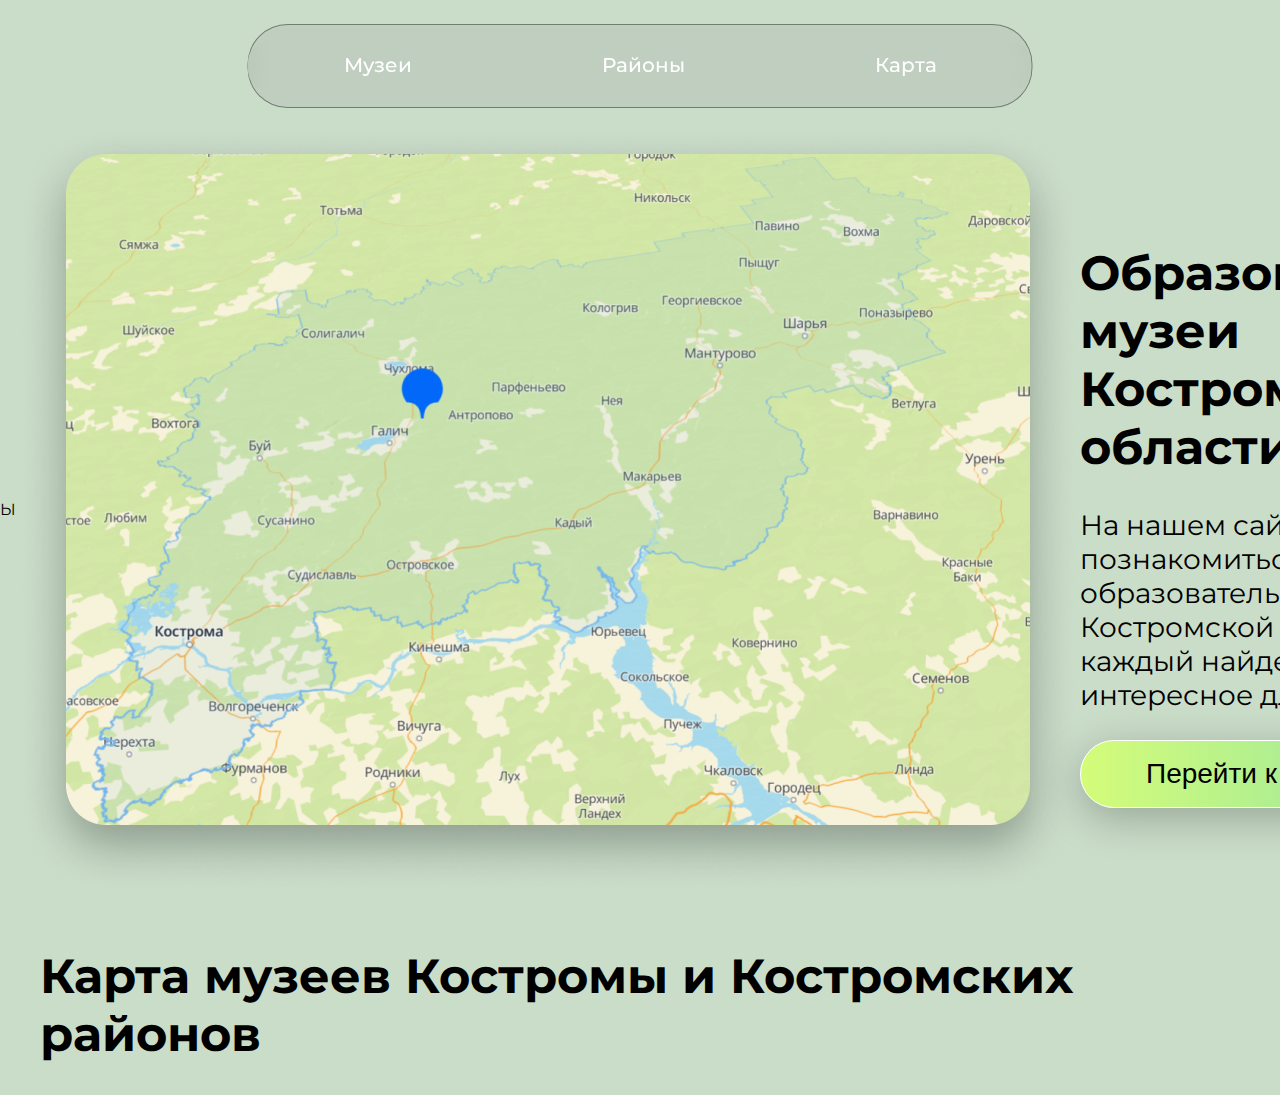
<file: музеи/index.html>
<!DOCTYPE html>
<html lang="en">
<head>
  <meta charset="UTF-8" />
  <meta name="viewport" content="width=device-width, initial-scale=1.0" />
  <title>Музеи Костромской Области</title>
  <link rel="stylesheet" href="https://fonts.googleapis.com/css2?family=Montserrat:wght@400;500;700&display=swap" />
  <link rel="stylesheet" href="style.css"/>
  <script type="text/javascript" charset="utf-8" async src="https://api-maps.yandex.ru/services/constructor/1.0/js/?um=constructor%3A0ec6ab9ce50639950e328c1f5377f37c82e426d7e07705776a269bb6c6d82597&amp;width=100%&amp;height=800&amp;lang=ru_RU&amp;scroll=true"></script>
  <script src="https://api-maps.yandex.ru/2.1/?lang=ru_RU&amp;coordorder=longlat&amp;apikey=3ae1d5aa-7c8c-42ea-9546-2add0e7db2a3" type="text/JavaScript"></script>

  <script src="districts.js"></script>

</head>
<body>
    <header>
      <div class="rectangle-2">
        <nav>
          <ul class="navigation-menu">
            <li class="nav-item">
              <a href="#" class="nav-link">Музеи</a>
              <div class="dropdown-menu">
                <input type="text" placeholder="Поиск музеев..." class="search-input">
                <a href="#" class="dropdown-link">Музей 1</a>
                <a href="#" class="dropdown-link">Музей 2</a>
                <a href="#" class="dropdown-link">Музей 3</a>
              </div>
            </li>
            <li class="nav-item">
              <a href="#" class="nav-link">Районы</a>
              <div class="dropdown-menu">
                <input type="text" placeholder="Поиск районов..." class="search-input">
                <a href="#" class="dropdown-link">Район 1</a>
                <a href="#" class="dropdown-link">Район 2</a>
                <a href="#" class="dropdown-link">Район 3</a>
              </div>
            </li>
            <li class="nav-item"><a href="#link" class="nav-link">Карта</a></li>
          </ul>
        </nav>
      </div>
    </header>

    <div class="welcome-section">Ы
      <img src="map1.png" alt="Карта Костромской области">
      <div class="text">
        <h1 class="educational-museums-kostroma">Образовательные музеи Костромской области</h1>
        <p class="educational-museums-description">На нашем сайте вы сможете познакомиться с образовательными музеями Костромской области, где каждый найдет что-то интересное для себя</p>
        <button class="button">Перейти к карте</button>
      </div>
    </div>
    <div class="decore"></div>
    <div class="decore-1"></div>
  </div>

  <div id= "link" class="zxc">
    <h1>Карта музеев Костромы и Костромских районов</h1>
  </div>

  <!-- <div class="map-section">
    <h2 class="map-title" style="text-align: center;">Карта музеев Костромы и Костромских районов</h2>
    <div id="map" style="width: 100%; height: 600px;"></div>
  </div> -->

  
</body>
</html>
</file>
<file: музеи/style.css>
/* Сброс стилей и базовые стили */
:root {
  --font-family-default: 'Montserrat', sans-serif;
  --font-family-secondary: 'Poppins', sans-serif;
}

* {
  box-sizing: border-box;
}

html, body {
  overflow-x: hidden;
  height: auto; /* Убедитесь, что высота не фиксирована */
  overflow-y: auto; /* Разрешить прокрутку по вертикали */
  margin: 0; /* Убрать отступы */
  padding: 0; /* Убрать внутренние отступы */
}

.text{
  flex-direction: column;
}


.welcome-section{
  display: flex;
  flex-direction:row;
  justify-content:space-between;
  position: relative;
  align-items: center;
  height: auto;
  padding-bottom: 20px;
  margin-top: 40px;
  background-color: #caddc9;
  right: 0;
  width: 100%;
}

.welcome-section h1 {
  font-size: 48px;
  font-weight: 700;
  color: #000;
  text-align: left;
}

.welcome-section p {
  font-size: 28px;
  font-weight: 400;
  color: #000;
  text-align: left;
}

.welcome-section button {
  padding: 17px 65px;
  background: linear-gradient(90deg, #d4fc79, #96e6a1);
  border: 1px solid #fff;
  border-radius: 40px;
  box-shadow: 0 10px 40px 0 rgba(0, 0, 0, 0.25);
  cursor: pointer;
  font-size: 28px;
  color: #000;
}

.map{
  margin: auto;
}



.map-title{
  text-align: center;
  margin-bottom: 20px;
}

.map-section{
  padding-top: 40px;
}

.navigation-menu {
  list-style: none;
  text-align: center;
  padding: 10px 0;
  border-radius: 20px;
  backdrop-filter: blur(10px);
}

.nav-item {
  display: inline-block;
  position: relative;
}

.nav-link {
  display: block;
  padding: 10px 20px;
  color: #fff;
  border-radius: 10px;
  text-decoration: none;
  transition: background 2s ease;
}

.nav-link:hover {
  border-radius: 10px;
  background: #F5FFDA;
  color: #000000;
}

/* Стили для выпадающего списка */
.dropdown-menu {
  display: none;
  position: absolute;
  left: 0;
  top: 100%;
  background: rgba(255, 255, 255, 0.8);
  text-align: left;
  min-width: 200px;
  box-shadow: 0 8px 16px rgba(0, 0, 0, 0.2);
  border-radius: 10px;
  padding: 10px;
  backdrop-filter: blur(10px);
}

.search-input {
  width: 100%;
  padding: 10px;
  margin-bottom: 10px;
  border: none;
  border-radius: 5px;
  outline: none;
}

.zxc{
margin-left: 40px;
font-size: 24px;
}

.dropdown-link {
  display: block;
  padding: 10px 20px;
  color: #333;
  text-decoration: none;
  background: transparent;
  transition: background 0.3s ease;
}

.dropdown-link:hover {
  background: rgba(242, 242, 242, 0.8);
}

/* Отображение выпадающего списка при наведении */
.nav-item:hover .dropdown-menu {
  display: block;
}


/* .decore {
  position: absolute;
  width: 782px;
  height: 890px;
  top: -217px;
  left: -91px;
  background: url(/figure1.png)
    no-repeat center;
  background-size: cover;
  z-index: 0;
} */


/* .decore-1 {
  position: absolute;
  width: 902.019px;
  height: 993.34px;
  top: -126px;
  left: 1193px;
  background: url(/figure2.png)
    no-repeat center;
  background-size: cover;
  z-index: -1;
} */


.span-go-to-map {
  flex-shrink: 0;
  flex-basis: auto;
  position: relative;
  height: 34px;
  color: #000000;
  font-family: Montserrat, var(--default-font-family);
  font-size: 28px;
  font-weight: 400;
  line-height: 34px;
  text-align: left;
  white-space: nowrap;
  z-index: 65;
}


.map-title{
  display: flex;
  position:absolute;
  width: 679px;
  height: 118px;
  top: 286px;
  color: #000000;
  font-family: Montserrat, var(--default-font-family);
  font-size: 48px;
  font-weight: 700;
}



/* 

.image {
  position: absolute;
  width: 964px;
  height: 671px;
  top: 148px;
  left: 149px;
  background: url(/map1.png)
    no-repeat center;
  background-size: cover;
  z-index: 58;
  border-radius: 40px;
} */


.rectangle-2 {
  position: relative;
  width: 785px;
  height: 84px;
  top: 24px;
  left: 50%;
  background: rgba(149, 149, 149, 0.2);
  border: 1px solid rgba(0, 0, 0, 0.4);
  transform: translate(-50%, 0);
  z-index: 59;
  border-radius: 40px;
  display: flex;
  align-items: center;
  padding: 0; /* Удалить внутренние отступы */
}

.rectangle-2 nav {
  width: 100%; /* Ширина на всю доступную область */
}

.rectangle-2 ul {
  display: flex; /* Используйте flexbox для выравнивания элементов */
  justify-content: space-around; /* Равномерное распределение с отступами вокруг */
  width: 100%; /* Ширина на всю доступную область */
  padding: 0; /* Убрать внутренние отступы */
  margin: 0; /* Убрать внешние отступы */
  list-style: none; /* Убрать маркеры списка */
}

.rectangle-2 li {
  color: #ffffff;
  font-family: 'Montserrat', sans-serif;
  font-size: 20px;
  font-weight: 500;
  line-height: 27.564px;
  text-align: left;
  white-space: nowrap;
  text-align: center; /* Центрирование текста */
}

body {
  margin: 0;
  padding: 0;
  font-family: var(--font-family-default);
  background: #caddc9;
  overflow: hidden;
}
</file>
